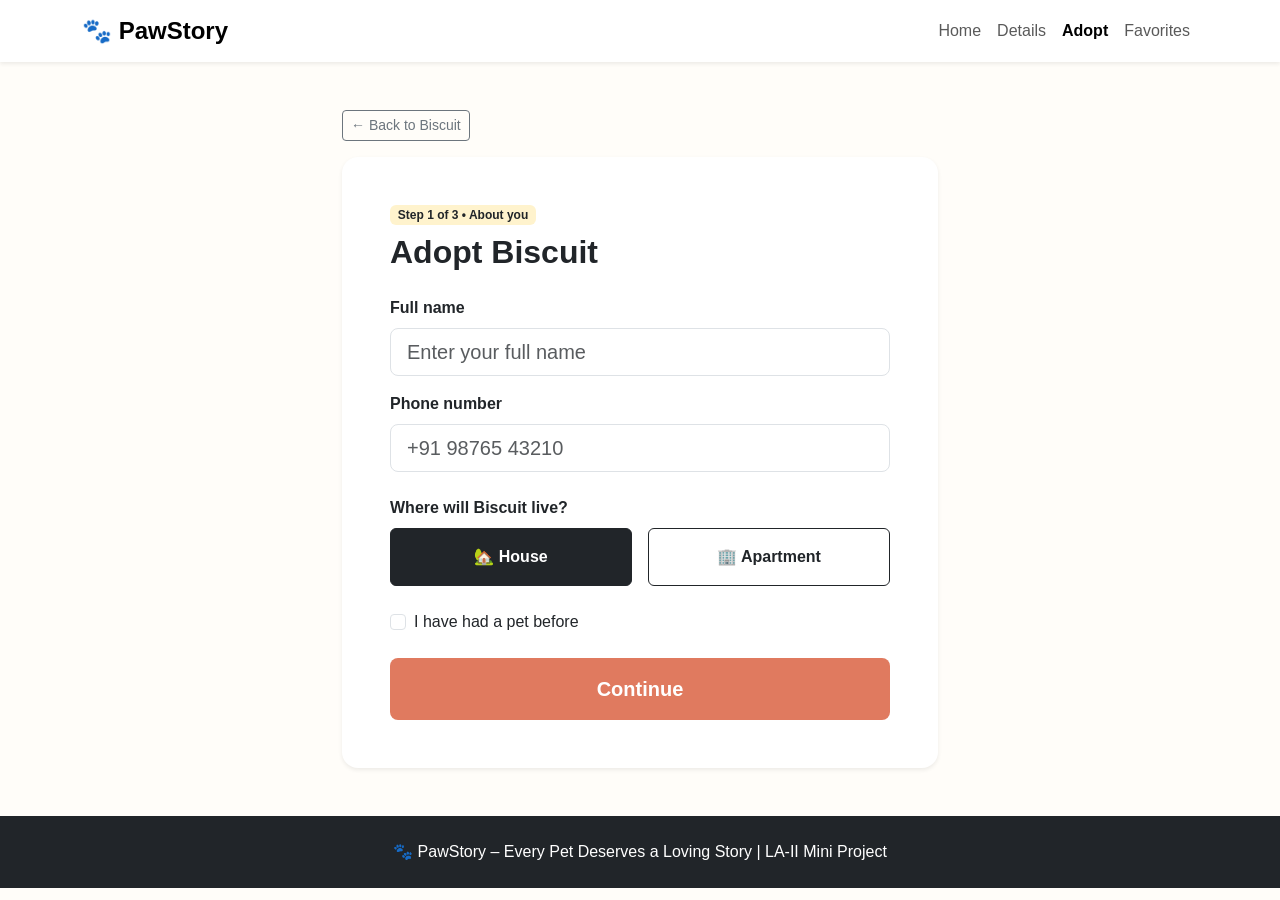
<file: adopt.html>
<!DOCTYPE html>
<html lang="en">
<head>
  <meta charset="UTF-8">
  <meta name="viewport" content="width=device-width, initial-scale=1.0">
  <title>Adopt | PawStory</title>
  <link href="https://cdn.jsdelivr.net/npm/bootstrap@5.3.3/dist/css/bootstrap.min.css" rel="stylesheet">
  <link rel="stylesheet" href="style.css">
</head>
<body>

  <nav class="navbar navbar-expand-lg navbar-light bg-white shadow-sm sticky-top">
    <div class="container">
      <a class="navbar-brand fw-bold fs-4" href="index.html">🐾 PawStory</a>
      <button class="navbar-toggler" type="button" data-bs-toggle="collapse" data-bs-target="#navMenu">
        <span class="navbar-toggler-icon"></span>
      </button>
      <div class="collapse navbar-collapse" id="navMenu">
        <ul class="navbar-nav ms-auto">
          <li class="nav-item"><a class="nav-link" href="index.html">Home</a></li>
          <li class="nav-item"><a class="nav-link" href="details.html">Details</a></li>
          <li class="nav-item"><a class="nav-link active fw-semibold" href="adopt.html">Adopt</a></li>
          <li class="nav-item"><a class="nav-link" href="favorites.html">Favorites</a></li>
        </ul>
      </div>
    </div>
  </nav>

  <main class="container my-5" style="max-width: 620px;">
    <a id="backBtn" class="btn btn-outline-secondary btn-sm mb-3">← Back</a>
    <div class="card border-0 shadow-sm p-4 p-md-5 rounded-4">
      <span class="badge bg-warning-subtle text-dark align-self-start mb-2">Step 1 of 3 • About you</span>
      <h2 id="title" class="fw-bold mb-4"></h2>

      <form onsubmit="event.preventDefault(); new bootstrap.Modal('#doneModal').show();">
        <div class="mb-3">
          <label class="form-label fw-semibold">Full name</label>
          <input type="text" class="form-control form-control-lg" placeholder="Enter your full name" required>
        </div>
        <div class="mb-4">
          <label class="form-label fw-semibold">Phone number</label>
          <input type="tel" class="form-control form-control-lg" placeholder="+91 98765 43210" required>
        </div>
        <label id="qLabel" class="form-label fw-semibold mb-2"></label>
        <div class="row g-3 mb-4">
          <div class="col-6">
            <input type="radio" class="btn-check" name="housing" id="h1" checked>
            <label class="btn btn-outline-dark w-100 py-3 fw-semibold" for="h1">🏡 House</label>
          </div>
          <div class="col-6">
            <input type="radio" class="btn-check" name="housing" id="h2">
            <label class="btn btn-outline-dark w-100 py-3 fw-semibold" for="h2">🏢 Apartment</label>
          </div>
        </div>
        <div class="form-check mb-4">
          <input class="form-check-input" type="checkbox" id="exp">
          <label class="form-check-label" for="exp">I have had a pet before</label>
        </div>
        <button type="submit" class="btn btn-warm btn-lg w-100 fw-bold py-3">Continue</button>
      </form>
    </div>
  </main>

  <!-- Bootstrap Confirmation Modal -->
  <div class="modal fade" id="doneModal" tabindex="-1">
    <div class="modal-dialog modal-dialog-centered">
      <div class="modal-content text-center p-4 rounded-4">
        <div class="fs-1 mb-2">🐾🎉</div>
        <h4 class="fw-bold">Application Submitted!</h4>
        <p class="text-muted">Your request to adopt <strong id="mPet"></strong> has been sent to <span id="mShelter"></span>.</p>
        <a href="index.html" class="btn btn-warm mt-2">Back to Home</a>
      </div>
    </div>
  </div>

  <footer class="bg-dark text-white text-center py-4 mt-5">
    <p class="mb-0">🐾 PawStory – Every Pet Deserves a Loving Story | LA-II Mini Project</p>
  </footer>

  <script src="https://cdn.jsdelivr.net/npm/bootstrap@5.3.3/dist/js/bootstrap.bundle.min.js"></script>
  <script src="pets.js"></script>
  <script>
    document.getElementById("backBtn").innerText = "← Back to " + currentPet.name;
    document.getElementById("backBtn").href = "details.html?pet=" + petKey;
    document.getElementById("title").innerText = "Adopt " + currentPet.name;
    document.getElementById("qLabel").innerText = `Where will ${currentPet.name} live?`;
    document.getElementById("mPet").innerText = currentPet.name;
    document.getElementById("mShelter").innerText = currentPet.shelter;
  </script>
</body>
</html>
</file>
<file: style.css>
/* Global Theme & Typography */
body {
  background-color: #fffdf9;
  font-family: 'Segoe UI', Tahoma, Geneva, Verdana, sans-serif;
  color: #2b2d42;
}

/* Primary Warm Terracotta Buttons */
.btn-warm {
  background-color: #e07a5f;
  color: #ffffff;
  border: none;
  transition: background-color 0.2s ease, transform 0.15s ease;
}

.btn-warm:hover {
  background-color: #c9654b;
  color: #ffffff;
  transform: translateY(-1px);
}

/* Hero & Shelter Highlight Box */
.hero-box,
.shelter-box {
  background-color: #f4f1de;
}

/* Pet Cards & Images */
.pet-card {
  border-radius: 16px;
  overflow: hidden;
  transition: transform 0.25s ease, box-shadow 0.25s ease;
}

.pet-card:hover {
  transform: translateY(-6px);
  box-shadow: 0 12px 24px rgba(0, 0, 0, 0.08) !important;
}

.pet-card img {
  height: 220px;
  object-fit: cover;
}

/* Details Page Image */
.detail-img {
  max-height: 440px;
  width: 100%;
  object-fit: cover;
}

/* Favorites Thumbnail */
.saved-img {
  width: 85px;
  height: 85px;
  object-fit: cover;
  border-radius: 12px;
}

/* Accent Link */
.text-warm {
  color: #e07a5f;
}
</file>
